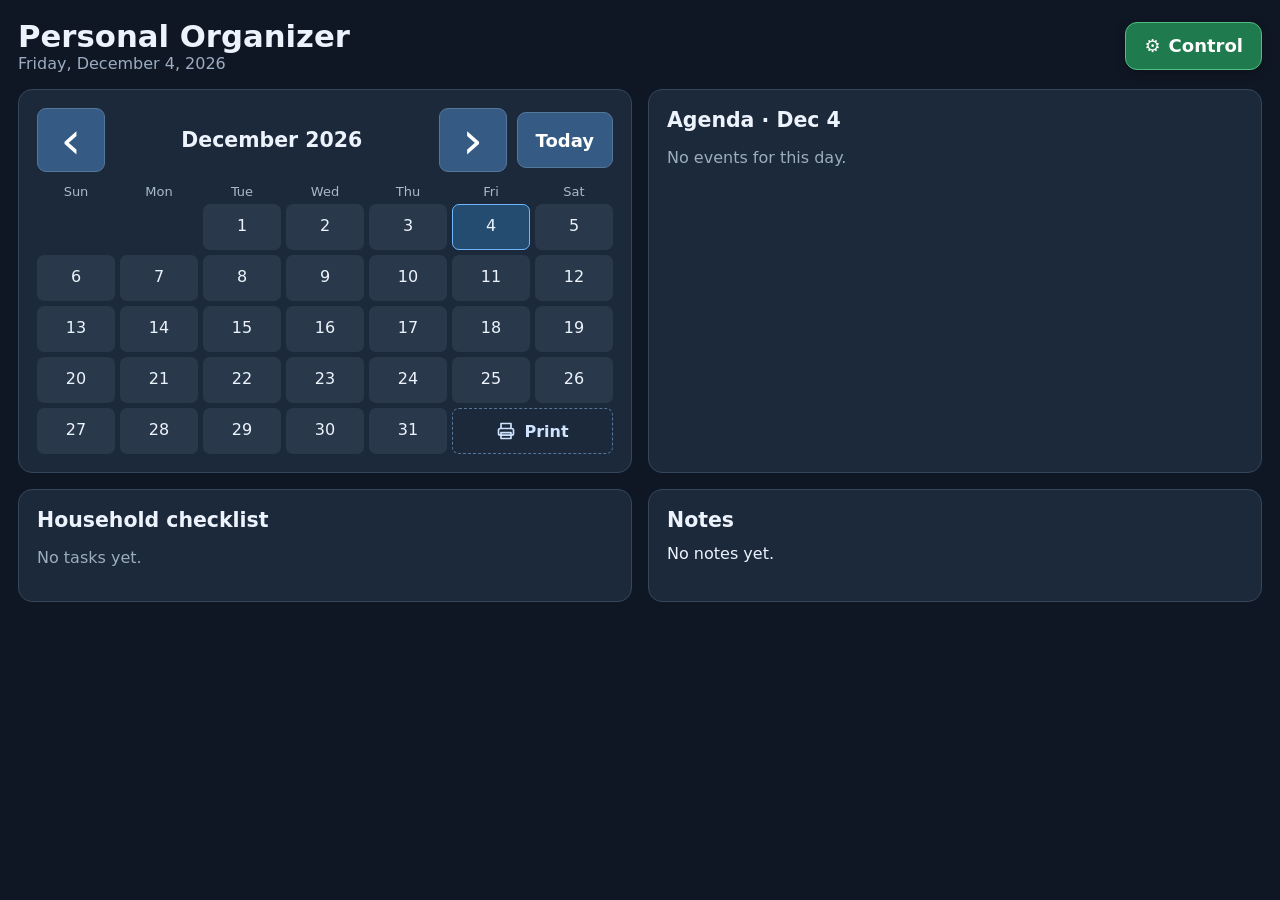
<file: pwa/index.html>
<!doctype html><!-- GENERATED from shared/display.html by tools/sync.py. Edit that file, not this one. --><html lang="en" data-app="personal-organizer"><head><meta charset="utf-8"><meta name="viewport" content="width=device-width,initial-scale=1"><title>Personal Organizer</title><link rel="stylesheet" href="common.css"><link rel="stylesheet" href="print.css"><link rel="manifest" href="manifest.webmanifest">
	<meta name="theme-color" content="#101724">
	<meta name="apple-mobile-web-app-capable" content="yes">
	<meta name="mobile-web-app-capable" content="yes">
	<meta name="apple-mobile-web-app-status-bar-style" content="black">
	<meta name="apple-mobile-web-app-title" content="Organizer">
	<link rel="icon" href="icons/icon-192.png">
	<link rel="apple-touch-icon" href="icons/apple-touch-icon.png"></head><body><header><div><h1>Personal Organizer</h1><div id="date" class="muted"></div></div><a class="status-button" href="control.html" aria-label="Open Control"><span aria-hidden="true">⚙</span> Control</a></header><main class="grid"><section id="calendar-panel" class="panel"><div class="calendar-heading"><button id="previous-month" class="month-nav-button" type="button" aria-label="Previous month" title="Previous month"><span aria-hidden="true">‹</span></button><h2 id="month"></h2><button id="next-month" class="month-nav-button" type="button" aria-label="Next month" title="Next month"><span aria-hidden="true">›</span></button><button id="today" class="today-button" type="button">Today</button></div><div id="calendar" class="calendar"></div></section><section id="agenda-panel" class="panel"><h2 id="agenda-title">Agenda</h2><div id="agenda"></div></section><section id="tasks-panel" class="panel"><h2>Household checklist</h2><div id="tasks"></div></section><section id="notes-panel" class="panel"><h2>Notes</h2><div id="notes" class="notes"></div></section></main><div id="print-calendar" aria-hidden="true"></div><script src="db.js"></script><script src="common.js"></script><script src="pwa.js"></script><script>
let selected=localDay();function selectDay(day){const previous=selected;selected=day;state.view='overview';state.selected_day=day;render();DB.setView('overview',day).catch(error=>{alert(error.message);DB.snapshot().then(s=>{state=s;render()}).catch(()=>{selected=previous;state.selected_day=previous;render()})})}function shiftMonth(offset){const current=new Date((state.selected_day||selected)+'T12:00:00'),year=current.getFullYear(),month=current.getMonth()+offset,day=current.getDate(),target=new Date(year,month,1,12),lastDay=new Date(target.getFullYear(),target.getMonth()+1,0,12).getDate();selectDay(`${target.getFullYear()}-${String(target.getMonth()+1).padStart(2,'0')}-${String(Math.min(day,lastDay)).padStart(2,'0')}`)}$('#previous-month').onclick=()=>shiftMonth(-1);$('#next-month').onclick=()=>shiftMonth(1);$('#today').onclick=()=>selectDay(localDay());function render(){let view=state.view||'overview';selected=state.selected_day||selected;let dt=new Date(selected+'T12:00:00');$('#date').textContent=new Date().toLocaleDateString(undefined,{weekday:'long',month:'long',day:'numeric',year:'numeric'});$('#month').textContent=dt.toLocaleDateString(undefined,{month:'long',year:'numeric'});calendar($('#calendar'),selected,selectDay,printMonth);$('#agenda-title').textContent='Agenda · '+dt.toLocaleDateString(undefined,{month:'short',day:'numeric'});let ev=state.events.filter(x=>x.day===selected);$('#agenda').innerHTML=ev.length?ev.map(x=>`<div class="event"><small>${esc(formatTime(x.time))} · ${esc(x.category)}</small><div><span class="dot event-dot dot-${esc(x.color||'blue')}" aria-hidden="true"></span>${esc(x.title)}${x.description?` <span class="event-description">· ${esc(x.description)}</span>`:''}</div></div>`).join(''):'<p class="muted">No events for this day.</p>';$('#tasks').innerHTML=taskRows();bindTasks($('#tasks'));$('#notes').textContent=state.notes||'No notes yet.';for(let id of ['calendar','agenda','tasks','notes'])$('#'+id+'-panel').classList.toggle('hidden',view!=='overview'&&view!==(id==='agenda'?'calendar':id));}connect(render);setInterval(()=>{$('#date').textContent=new Date().toLocaleDateString(undefined,{weekday:'long',month:'long',day:'numeric',year:'numeric'})},60000);
</script></body></html>
</file>
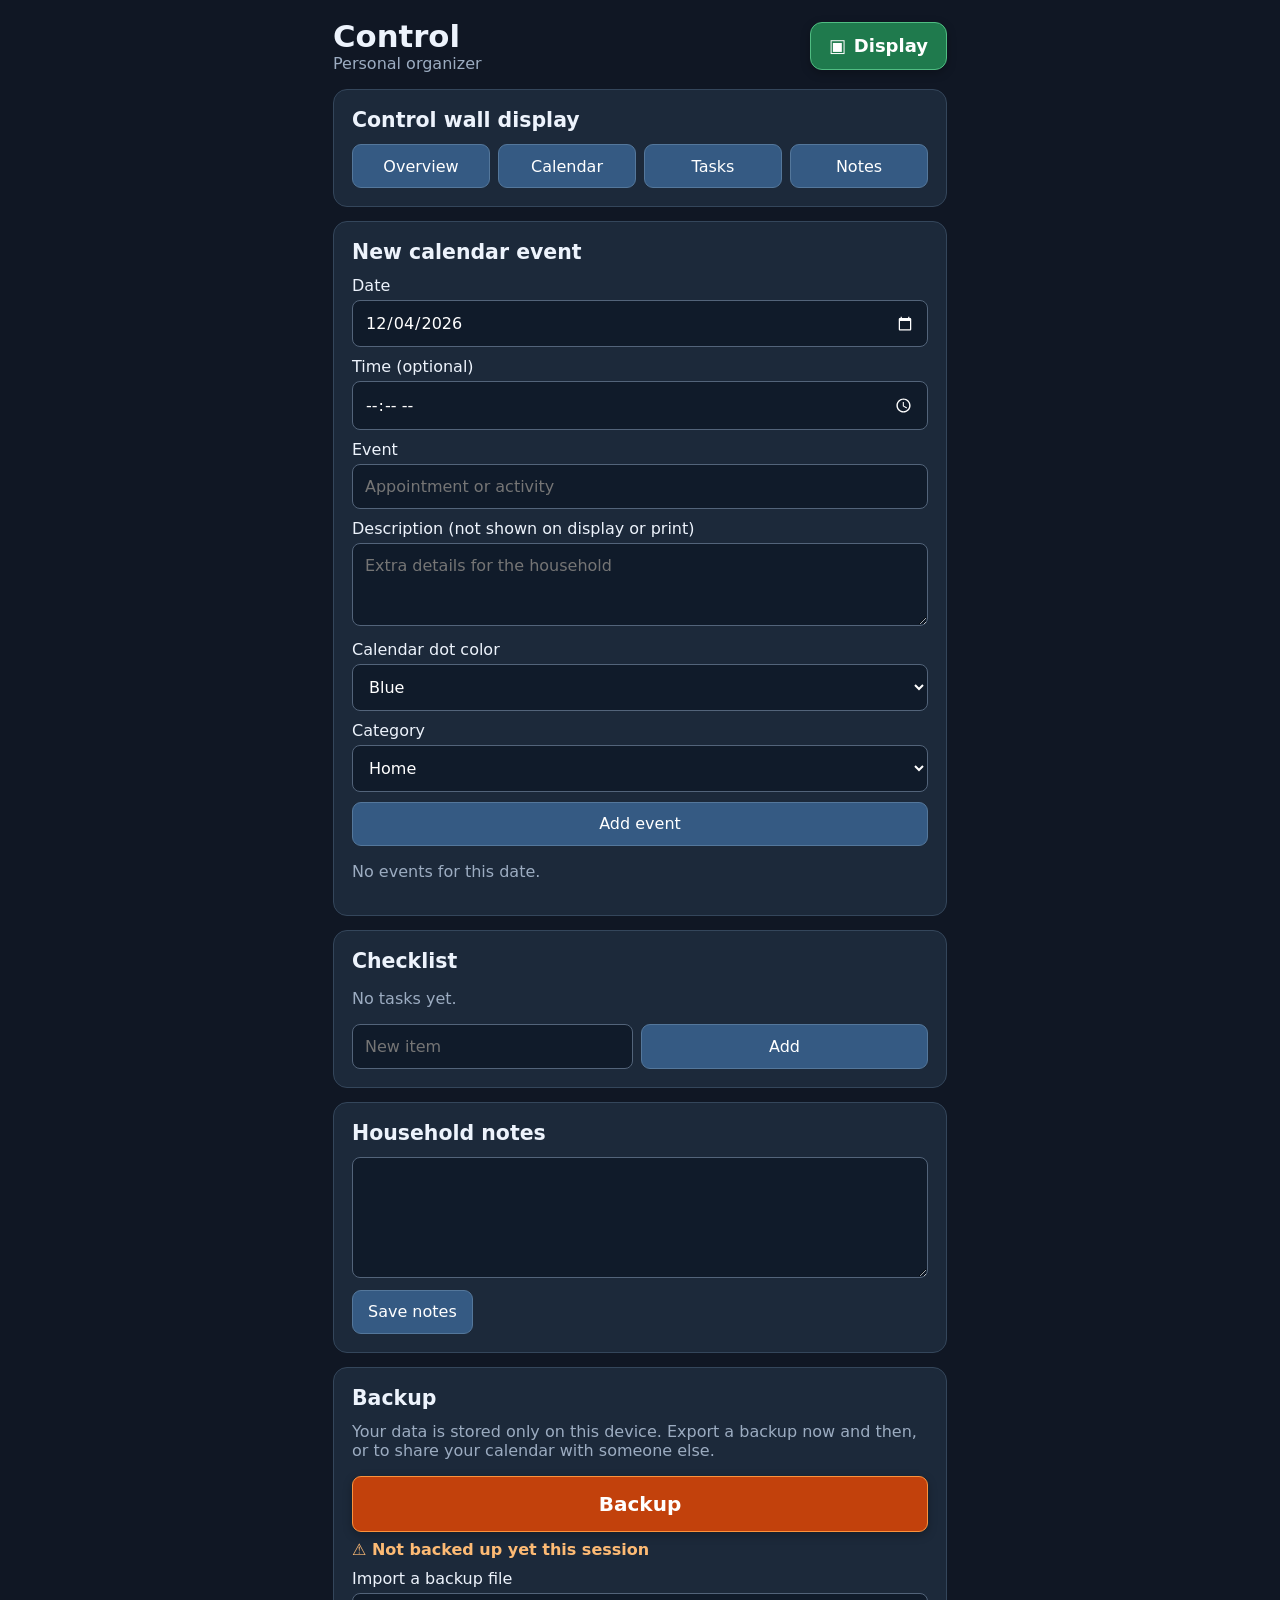
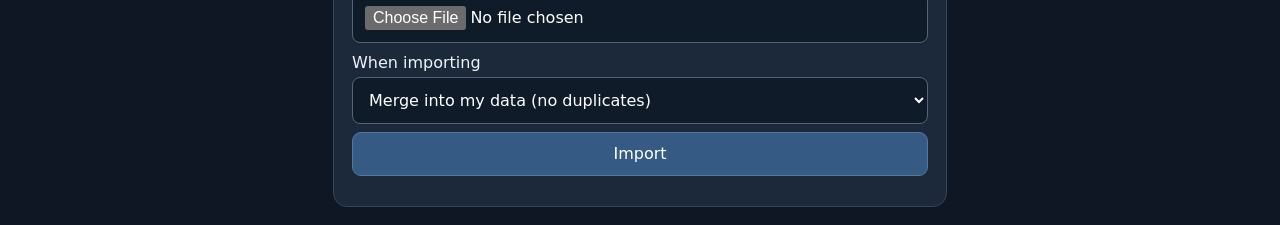
<file: pwa/control.html>
<!doctype html><!-- GENERATED from shared/control.html by tools/sync.py. Edit that file, not this one. -->
<html lang="en" data-app="personal-organizer">
<head>
	<meta charset="utf-8">
	<meta name="viewport" content="width=device-width,initial-scale=1">
	<title>Personal Organizer Controller</title>
	<link rel="stylesheet" href="common.css">
	<link rel="manifest" href="manifest.webmanifest">
	<meta name="theme-color" content="#101724">
	<meta name="apple-mobile-web-app-capable" content="yes">
	<meta name="mobile-web-app-capable" content="yes">
	<meta name="apple-mobile-web-app-status-bar-style" content="black">
	<meta name="apple-mobile-web-app-title" content="Organizer">
	<link rel="icon" href="icons/icon-192.png">
	<link rel="apple-touch-icon" href="icons/apple-touch-icon.png">
</head>
<body style="max-width:650px;margin:auto">
	<header>
		<div><h1>Control</h1><div class="muted">Personal organizer</div></div>
		<a class="status-button" href="index.html" aria-label="Open Display"><span aria-hidden="true">▣</span> Display</a>
	</header>
	<section class="panel">
		<h2>Control wall display</h2>
		<div class="actions">
			<button data-view="overview">Overview</button>
			<button data-view="calendar">Calendar</button>
			<button data-view="tasks">Tasks</button>
			<button data-view="notes">Notes</button>
		</div>
	</section>
	<section class="panel" style="margin-top:14px">
		<h2 id="event-form-heading">New calendar event</h2>
		<form id="event-form">
			<label for="event-day">Date</label>
			<input id="event-day" type="date" required>
			<label for="event-time">Time (optional)</label>
			<input id="event-time" type="time">
			<label for="event-title">Event</label>
			<input id="event-title" maxlength="160" required placeholder="Appointment or activity">
			<label for="event-description">Description (not shown on display or print)</label>
			<textarea id="event-description" rows="3" maxlength="1000" placeholder="Extra details for the household"></textarea>
			<label for="event-color">Calendar dot color</label>
			<select id="event-color">
				<option value="blue">Blue</option><option value="red">Red</option><option value="green">Green</option><option value="yellow">Yellow</option><option value="purple">Purple</option><option value="orange">Orange</option>
			</select>
			<label for="event-category">Category</label>
			<select id="event-category">
				<option>Home</option><option>Personal</option><option>Errands</option><option>Other</option>
			</select>
			<div class="actions" style="margin-top:10px">
				<button id="event-submit" type="submit">Add event</button>
				<button id="cancel-event-edit" type="button" hidden>Cancel edit</button>
			</div>
		</form>
		<div id="events"></div>
	</section>
	<section class="panel" style="margin-top:14px">
		<h2>Checklist</h2>
		<div id="tasks"></div>
		<form id="task-form" class="actions" style="margin-top:10px">
			<input id="task-title" placeholder="New item" maxlength="160" required>
			<button type="submit">Add</button>
		</form>
	</section>
	<section class="panel" style="margin-top:14px">
		<h2>Household notes</h2>
		<textarea id="notes" rows="5" maxlength="4000"></textarea>
		<button id="save-notes" style="margin-top:8px">Save notes</button>
	</section>
	<section class="panel" style="margin-top:14px">
		<h2>Backup</h2>
		<p class="muted" style="margin-top:0">Your data is stored only on this device. Export a backup now and then, or to share your calendar with someone else.</p>
		<button id="export-data" class="backup-button" type="button">Backup</button>
		<p id="backup-session" class="backup-state" role="status"></p>
		<label for="import-file">Import a backup file</label>
		<input id="import-file" type="file" accept=".json,application/json">
		<label for="import-mode">When importing</label>
		<select id="import-mode">
			<option value="merge">Merge into my data (no duplicates)</option>
			<option value="replace">Replace all my data</option>
		</select>
		<button id="import-data" type="button" style="margin-top:8px;width:100%">Import</button>
		<p id="backup-status" class="status" role="status"></p>
	</section>
	<script src="db.js"></script>
	<script src="common.js"></script>
	<script src="backup.js"></script>
	<script src="pwa.js"></script>
	<script>
		let editingEventId = null;
		// The day selected on the display (chosen there with its calendar).
		const selectedDay = () => state.selected_day || localDay();
		$('#event-day').value = localDay();
		// The new-event date follows the day selected on the display, until someone
		// picks a date in the event form themselves.
		let eventDayChosen = false;
		['input', 'change'].forEach(type => $('#event-day').addEventListener(type, () => { eventDayChosen = true; }));
		function followSelectedDay() {
			if (editingEventId !== null || eventDayChosen || document.activeElement === $('#event-day')) return;
			$('#event-day').value = selectedDay();
		}

		function resetEventForm() {
			editingEventId = null;
			$('#event-form').reset();
			eventDayChosen = false;
			$('#event-day').value = selectedDay();
			$('#event-form-heading').textContent = 'New calendar event';
			$('#event-submit').textContent = 'Add event';
			$('#cancel-event-edit').hidden = true;
		}

		function beginEventEdit(eventId) {
			const event = state.events.find(item => item.id === eventId);
			if (!event) return;
			editingEventId = eventId;
			$('#event-day').value = event.day;
			$('#event-time').value = event.time;
			$('#event-title').value = event.title;
			$('#event-description').value = event.description || '';
			$('#event-color').value = event.color || 'blue';
			$('#event-category').value = event.category;
			$('#event-form-heading').textContent = 'Edit calendar event';
			$('#event-submit').textContent = 'Save changes';
			$('#cancel-event-edit').hidden = false;
			$('#event-form').scrollIntoView({ behavior: 'smooth', block: 'start' });
		}


		function render() {
			followSelectedDay();
			$('#tasks').innerHTML = state.tasks.map(task => `<div class="task"><label><input data-task="${esc(task.id)}" type="checkbox" ${task.done ? 'checked' : ''}>${esc(task.title)}</label><button data-del-task="${esc(task.id)}">Delete</button></div>`).join('') || '<p class="muted">No tasks yet.</p>';
			bindTasks($('#tasks'));
			document.querySelectorAll('[data-del-task]').forEach(button => {
				button.onclick = () => DB.deleteTask(button.dataset.delTask).catch(showError);
			});
			if (document.activeElement !== $('#notes')) $('#notes').value = state.notes;

			const events = state.events.filter(event => event.day === selectedDay());
			$('#events').innerHTML = events.map(event => `<div class="event"><small>${esc(event.day)} · ${esc(formatTime(event.time))} · ${esc(event.category)}</small><div>${esc(event.title)}</div><div class="actions"><button type="button" data-edit-event="${esc(event.id)}">Edit</button><button type="button" data-del-event="${esc(event.id)}">Delete</button></div></div>`).join('') || '<p class="muted">No events for this date.</p>';
			document.querySelectorAll('[data-edit-event]').forEach(button => {
				button.onclick = () => beginEventEdit(button.dataset.editEvent);
			});
			document.querySelectorAll('[data-del-event]').forEach(button => {
				button.onclick = async () => {
					const eventId = button.dataset.delEvent;
					try {
						await DB.deleteEvent(eventId);
						if (editingEventId === eventId) resetEventForm();
					} catch (error) {
						alert(error.message);
					}
				};
			});
			showBackupState();
		}

		// "Backed up this session?" Works on every device: we remember when Backup was last
		// used in this browser session, plus a fingerprint of the data at that moment, and
		// compare it with the data now. (Resets when the app or tab is closed.)
		const backupKey = (document.documentElement.dataset.app || 'organizer') + '-backup-session';
		function dataFingerprint() {
			const text = JSON.stringify([state.events, state.tasks, state.notes]);
			let h = 2166136261; // FNV-1a hash: a short string is enough to spot any change
			for (let i = 0; i < text.length; i++) h = Math.imul(h ^ text.charCodeAt(i), 16777619);
			return (h >>> 0).toString(36) + ':' + text.length;
		}
		let backupInMemory = null; // fallback if the browser blocks sessionStorage
		function readBackupSession() {
			try { return JSON.parse(sessionStorage.getItem(backupKey)) || backupInMemory; } catch (_) { return backupInMemory; }
		}
		function showBackupState() {
			const done = readBackupSession();
			const el = $('#backup-session');
			if (!done) {
				el.className = 'backup-state warn';
				el.textContent = '⚠ Not backed up yet this session';
				return;
			}
			const at = new Date(done.at).toLocaleTimeString(undefined, { hour: 'numeric', minute: '2-digit' });
			if (done.fingerprint === dataFingerprint()) {
				el.className = 'backup-state ok';
				el.textContent = `✓ Backed up at ${at}`;
			} else {
				el.className = 'backup-state warn';
				el.textContent = `⚠ Changes since your backup at ${at}. Tap Backup again.`;
			}
		}

		// Used by pwa.js: don't auto-reload for an app update while something is being typed.
		window.hasUnsavedInput = () =>
			editingEventId !== null ||
			!!$('#event-title').value || !!$('#event-description').value || !!$('#task-title').value ||
			$('#notes').value !== (state.notes || '') || !!$('#import-file').value;

		connect(render);
		document.querySelectorAll('[data-view]').forEach(button => {
			button.onclick = () => DB.setView(button.dataset.view).catch(showError);
		});
		$('#cancel-event-edit').onclick = resetEventForm;
		$('#event-form').onsubmit = async event => {
			event.preventDefault();
			const isEditing = editingEventId !== null;
			const payload = {
				day: $('#event-day').value,
				time: $('#event-time').value,
				title: $('#event-title').value,
				description: $('#event-description').value,
				color: $('#event-color').value,
				category: $('#event-category').value
			};
			try {
				if (isEditing) await DB.updateEvent(editingEventId, payload);
				else await DB.addEvent(payload);
				if (isEditing) resetEventForm();
				else {
					$('#event-title').value = '';
					$('#event-description').value = '';
				}
			} catch (error) {
				alert(error.message);
			}
		};
		$('#task-form').onsubmit = async event => {
			event.preventDefault();
			try {
				await DB.addTask($('#task-title').value);
				$('#task-title').value = '';
			} catch (error) {
				alert(error.message);
			}
		};
		$('#save-notes').onclick = () => DB.saveNotes($('#notes').value).catch(showError);

		$('#export-data').onclick = async () => {
			try {
				const fingerprint = dataFingerprint(); // the data being saved
				const name = await Backup.exportAs('json');
				backupInMemory = { at: new Date().toISOString(), fingerprint };
				try { sessionStorage.setItem(backupKey, JSON.stringify(backupInMemory)); } catch (_) { /* storage blocked: memory copy still works */ }
				$('#backup-status').textContent = `Saved ${name}.`;
				showBackupState();
			} catch (error) {
				// AbortError = the share sheet was closed without saving: not counted as a backup
				if (error.name !== 'AbortError') alert(error.message);
			}
		};
		$('#import-data').onclick = async () => {
			const file = $('#import-file').files[0];
			const mode = $('#import-mode').value;
			if (!file) { alert('Choose a backup file first.'); return; }
			if (mode === 'replace' && !confirm('Replace ALL events, checklist items and notes on this device with the contents of this file? This cannot be undone.')) return;
			try {
				const result = await Backup.importFile(file, mode);
				$('#backup-status').textContent = Backup.describe(result);
				$('#import-file').value = '';
			} catch (error) {
				alert('Import failed: ' + error.message);
			}
		};
	</script>
</body>
</html>
</file>
<file: pwa/common.css>
/* GENERATED from shared/common.css by tools/sync.py. Edit that file, not this one. */
:root{font-family:system-ui,-apple-system,sans-serif;color-scheme:dark;background:#101724;color:#edf3fc}*{box-sizing:border-box}body{margin:0;padding:18px}header{display:flex;justify-content:space-between;align-items:center;gap:12px;margin-bottom:16px}h1{font-size:clamp(23px,2.4vw,38px);margin:0}h2{font-size:clamp(18px,1.6vw,26px);margin:0 0 12px}.muted{color:#9cacc1}.grid{display:grid;grid-template-columns:1fr 1fr;gap:16px}.panel{background:#1c293a;border:1px solid #34465b;border-radius:14px;padding:18px;min-width:0}.calendar{display:grid;grid-template-columns:repeat(7,minmax(0,1fr));gap:5px}.day{min-height:46px;background:#29384b;border:1px solid transparent;border-radius:7px;padding:5px;cursor:pointer;text-align:center;color:inherit}.day.selected{border-color:#6eb7ff;background:#244c70}.day.blank{background:transparent;cursor:default}.dow{text-align:center;color:#a9b9cb;font-size:13px}.dots{display:flex;justify-content:center;gap:3px;margin-top:4px}.dot{height:7px;width:7px;border-radius:50%;background:#64a9ff}.dot-blue{background:#64a9ff}.dot-red{background:#ff6b6b}.dot-green{background:#67d4a3}.dot-yellow{background:#ffd166}.dot-purple{background:#c084fc}.dot-orange{background:#fb923c}@media(max-width:700px){.grid{grid-template-columns:1fr}body{padding:12px}.panel{padding:14px}.calendar-heading{gap:6px}.month-nav-button{width:58px;height:58px;min-height:58px;font-size:46px}.today-button{min-height:52px;padding:8px 12px;font-size:16px}.dots{gap:1px}.dot{width:5px;height:5px}}.event,.task{padding:10px 0;border-bottom:1px solid #34465b}.event small{color:#a9b9cb}button,input,textarea,select{font:inherit}button{background:#355a83;border:1px solid #54779b;border-radius:9px;padding:11px 15px;color:white;cursor:pointer;min-height:44px}button:hover{background:#47749e}input,textarea,select{width:100%;background:#101b2a;color:white;border:1px solid #53647a;border-radius:8px;padding:12px;min-height:44px}label{display:block;margin:10px 0 5px}.actions{display:flex;gap:8px;flex-wrap:wrap}.actions>*{flex:1}.hidden{display:none!important}.notes{white-space:pre-wrap;overflow-wrap:anywhere}.task input{width:auto;min-height:0;transform:scale(1.3);margin-right:12px}.status{font-size:12px;color:#8dcaa6}.calendar-heading{display:flex;align-items:center;gap:10px;margin-bottom:12px}.calendar-heading h2{flex:1;text-align:center;margin:0}.month-nav-button{width:68px;height:64px;min-height:64px;padding:0;font-size:52px;line-height:1}.month-nav-button:focus-visible,.today-button:focus-visible,.day:focus-visible{outline:3px solid #a9d8ff;outline-offset:2px}.today-button{min-height:56px;padding:10px 18px;font-size:18px;font-weight:650}.status-button{display:inline-flex;align-items:center;justify-content:center;gap:8px;min-height:48px;padding:8px 18px;border:1px solid #50bd82;border-radius:12px;background:#1f7a4d;color:#fff;text-decoration:none;font-size:18px;font-weight:700;box-shadow:0 3px 10px #0004;transition:background .15s,transform .15s}.status-button:hover{background:#29945f;transform:translateY(-1px)}.status-button:focus-visible{outline:3px solid #a9d8ff;outline-offset:3px}@media(max-width:700px){.grid{grid-template-columns:1fr}body{padding:12px}.panel{padding:14px}.calendar-heading{gap:6px}.month-nav-button{width:58px;height:58px;min-height:58px;font-size:46px}.today-button{min-height:52px;padding:8px 12px;font-size:16px}}.event-dot{display:inline-block;width:10px!important;height:10px!important;margin-right:8px;vertical-align:middle;flex:none}.backup-button{width:100%;min-height:56px;background:#c2410c;border-color:#fb923c;font-size:20px;font-weight:700;box-shadow:0 3px 10px #0004}.backup-button:hover{background:#dc5a1c}.backup-button:focus-visible{outline:3px solid #a9d8ff;outline-offset:3px}.backup-state{margin:8px 0 0;font-weight:600}.backup-state.ok{color:#67d4a3}.backup-state.warn{color:#fdba74}.print-cell{display:flex;align-items:center;justify-content:center;gap:8px;min-height:46px;background:transparent;border:1px dashed #54779b;color:#cfe3ff;font-weight:650}.print-cell:hover{background:#29384b;border-style:solid}.print-cell:focus-visible{outline:3px solid #a9d8ff;outline-offset:2px}.print-icon{width:20px;height:20px;flex:none}.print-cell.narrow .print-label{position:absolute;width:1px;height:1px;overflow:hidden;clip:rect(0 0 0 0)}
</file>
<file: pwa/print.css>
/* GENERATED from shared/print.css by tools/sync.py. Edit that file, not this one. */
/* Printable month calendar: 7x6 grid, Arial, black on white.
   It asks for US Letter landscape with 0.25in margins (Chrome and Edge honour that),
   but it stretches to fill whatever page area it actually gets, so it also prints at
   100% when the browser picks the orientation or margins itself (Safari ignores @page).
   Printing switches to the calendar whenever #print-calendar has content (it is
   filled by "Print selected month"). This deliberately doesn't depend on any
   before/after-print event, because Safari fires those at the wrong moment. */
#print-calendar{display:none}
@page{size:letter landscape;margin:.25in}
@media print{
	body:has(#print-calendar:not(:empty))>*:not(#print-calendar){display:none!important}
	html:has(#print-calendar:not(:empty)){height:100%;background:#fff;color-scheme:light}
	body:has(#print-calendar:not(:empty)){height:100%;margin:0!important;padding:0!important;max-width:none!important;background:#fff;color:#111}
	#print-calendar:not(:empty){display:flex}
	#print-calendar,#print-calendar *{box-sizing:border-box}
	/* fill the printable area of one page (a hair under 100% so rounding never spills onto a 2nd page) */
	#print-calendar{flex-direction:column;width:100%;height:calc(100% - 2px);margin:0;overflow:hidden;break-inside:avoid;font-family:Arial,sans-serif;color:#111;background:#fff;print-color-adjust:exact;-webkit-print-color-adjust:exact}
	#print-calendar h1{flex:none;height:.4in;margin:0;font-size:20pt;line-height:.4in}
	#print-calendar .pc-weekdays,#print-calendar .pc-month-grid{display:grid;grid-template-columns:repeat(7,minmax(0,1fr))}
	#print-calendar .pc-weekdays{flex:none;height:.3in;align-items:center;text-align:center;font-size:9pt;font-weight:700}
	#print-calendar .pc-month-grid{flex:1 1 auto;min-height:0;grid-template-rows:repeat(6,minmax(0,1fr));border-top:1px solid #333;border-left:1px solid #333}
	#print-calendar .pc-day{min-width:0;min-height:0;overflow:hidden;padding:.045in;border-right:1px solid #333;border-bottom:1px solid #333}
	#print-calendar .pc-day-number{margin-bottom:.025in;font-size:9pt;font-weight:700}
	#print-calendar .pc-event{margin:.02in 0;font-size:7.5pt;line-height:1.15;overflow-wrap:anywhere}
	#print-calendar .pc-time{font-weight:700}
}
</file>
